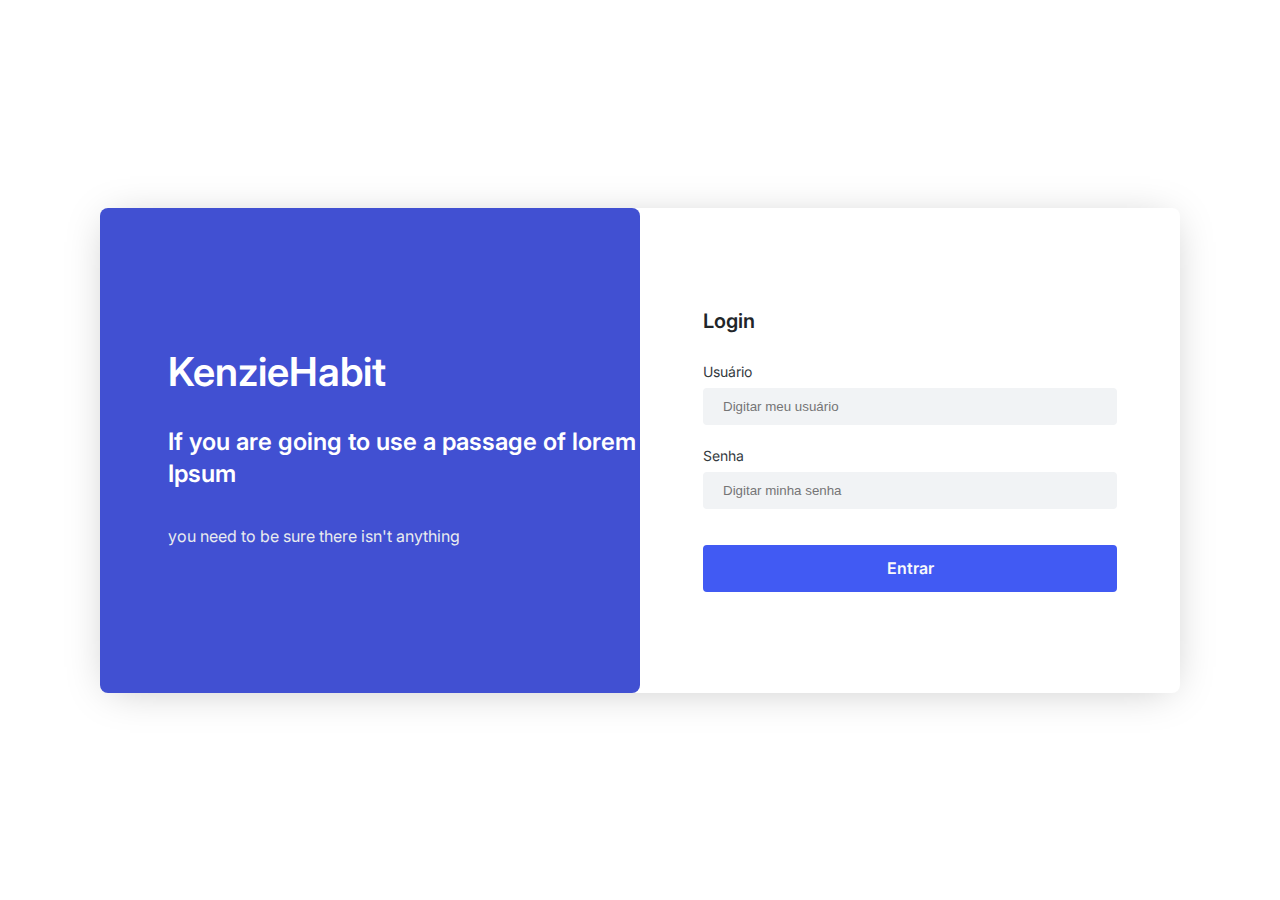
<file: index.html>
<!DOCTYPE html>
<html lang="en">

<head>
    <meta charset="UTF-8">
    <meta http-equiv="X-UA-Compatible" content="IE=edge">
    <meta name="viewport" content="width=device-width, initial-scale=1.0">
    <title>Document</title>
    <link rel="stylesheet" href="src/css/reset.css">
    <link href="https://fonts.googleapis.com/css2?family=Inter:wght@400;500;600&display=swap" rel="stylesheet">
    <link rel="stylesheet" href="src/css/base.css">
    <link rel="stylesheet" href="src/css/style.css">
    <link rel="stylesheet" href="./src/css/textoSucessoModal.css">
</head>

<body>
    <main>
        <div class="container">
            <div class="descricao">
                <h1>KenzieHabit</h1>
                <h2>If you are going to use a passage of lorem Ipsum</h2>
                <p>you need to be sure there isn't anything</p>
            </div>
            <div class="login">
                <h2>Login</h2>
                <form class="form">
                    <label for="usuario">Usuário</label>
                    <input type="email" name="usuario" id="usuario" placeholder="Digitar meu usuário">
                    <label for="senha">Senha</label>
                    <input type="password" name="senha" id="senha" placeholder="Digitar minha senha">
                </form>
                <button class="btn_login" type="button">Entrar</button>
            </div>
        </div>
        <div class="message">
            <div class="infos-message">
                <h3 class="h3TituloMsg">Sucesso!</h3>
                <p class="paragrafoDescription">Seu hábito foi atualizado!</p>
            </div>
        </div>
    </main>
    <script type="module" src="src/scripts/scripts.js"></script>

</body>

</html>
</file>
<file: src/css/base.css>
:root {

    --inter: 'Inter', sans-serif;

    --brand-1: #415AF3;
    --brand-2: #4150D2;
    --brand-3: #D7E4FB;

    --grey-1: #212529;
    --grey-2: #343A40;
    --grey-3: #ADB5BD;
    --grey-4: #E9ECEF;
    --grey-5: #F1F3F5;
    --grey-6: #F8F9FA;

    --sucess: #56CF8E;
    --error-1: #E64445;
    --error-2: #F03839;

}

body {
    font-family: var(--inter);

}
</file>
<file: src/css/style.css>
main {
    height: 100vh;
    display: flex;
    justify-content: center;
}

.container {
    display: flex;
    box-shadow: 0px 4px 40px -10px rgba(0, 0, 0, 0.25);
    border-radius: 8px;
    width: 320px;
    height: 485px;
}

.descricao {
    display: none;
}

.login {
    display: flex;
    justify-content: center;
    flex-direction: column;
}

.login>.form {
    display: flex;
    flex-direction: column;
    padding: 0px 63px 0px 63px;
}

.login>.btn_login {
    margin: 0px 63px 0px 63px;
    background: var(--brand-1);
    border: 2px solid #415AF3;
    border-radius: 4px;
    font-weight: 600;
    font-size: 16px;
    line-height: 19px;
    color: var(--grey-6);
    display: flex;
    flex-direction: row;
    justify-content: center;
    align-items: center;
    padding: 12px 50px;
    gap: 10px;
    margin-top: 14px;
}

.form>label {
    font-weight: 400;
    font-size: 14px;
    line-height: 17px;
    color: var(--grey-2);
    margin-bottom: 8px;
}

.form>input {
    box-sizing: border-box;
    display: flex;
    flex-direction: row;
    align-items: center;
    padding: 9px 18px;
    gap: 10px;
    background: var(--grey-5);
    border: 2px solid #F1F3F5;
    border-radius: 4px;
    margin-bottom: 22px;
}

.form>input:invalid {
    background-color: ivory;
    border: none;
    outline: 2px solid red;
    border-radius: 5px;
}

.login>h2 {
    font-weight: 600;
    font-size: 20px;
    line-height: 24px;
    color: var(--grey-1);
    padding: 0px 63px 0px 63px;
    margin-bottom: 30px;
}

@media screen and (min-width: 1024px) {
    main {
        align-items: center;
    }

    .container {
        display: flex;
        width: 1080px;
        height: 485px;
    }

    .descricao {
        display: flex;
        width: 50%;
        flex-direction: column;
        justify-content: center;
        gap: 30px;
        background: var(--brand-2);
        border-radius: 8px;
    }

    .descricao>h1 {
        font-weight: 600;
        font-size: 40px;
        line-height: 48px;
        color: #FFFFFF;
        margin-left: 68px;
    }

    .descricao>h2 {
        font-weight: 600;
        font-size: 24px;
        line-height: 32px;
        color: #FFFFFF;
        margin-left: 68px;
    }

    .descricao>p {
        font-weight: 400;
        font-size: 16px;
        line-height: 32px;
        color: var(--grey-4);
        margin-left: 68px;
    }

    .login {
        width: 50%;
        display: flex;
        justify-content: center;
        flex-direction: column;
    }

}
</file>
<file: src/css/textoSucessoModal.css>
.message {
    padding: 19px 80px 19px 30px;
    position: fixed;
    background: #E6F8EE;
    border: 3px solid #56CF8E;
    border-radius: 8px;
    width: 300px;
    height: 80px;
    bottom: 30px;
    right: 105px;
    animation: slidein 0.2s cubic-bezier(0.25, 0.46, 0.45, 0.94) both;
    font-family: var(--inter);
    font-style: normal;
    font-weight: 600;
    font-size: 20px;
    display: none;
    align-items: center;
    justify-content: flex-start;
}

.message::before {
    content: "";
    position: absolute;
    left: 0;
    bottom: 0;
    width: 0;
    height: 5px;
    background-color: rgba(0, 0, 0, 0.5);
}

@keyframes slidein {
    0% {
        transform: translateX(1000px);
        opacity: 0;
    }

    100% {
        transform: translateX(0);
        opacity: 1;
    }
}

.check {
    z-index: 1;
    left: 11%;
    position: absolute;
}

.message::before {
    content: "";
    position: absolute;
    left: 0;
    bottom: 0;
    width: 0;
    height: 5px;
    background-color: rgba(0, 0, 0, 0.5);
    animation: time 3s forwards;
}

@keyframes time {
    0% {
        width: 0;
    }

    100% {
        width: 100%;
    }
}

.infos-message {
    display: flex;
    flex-direction: column;
    position: relative;
    margin-left: 17px;
}
</file>
